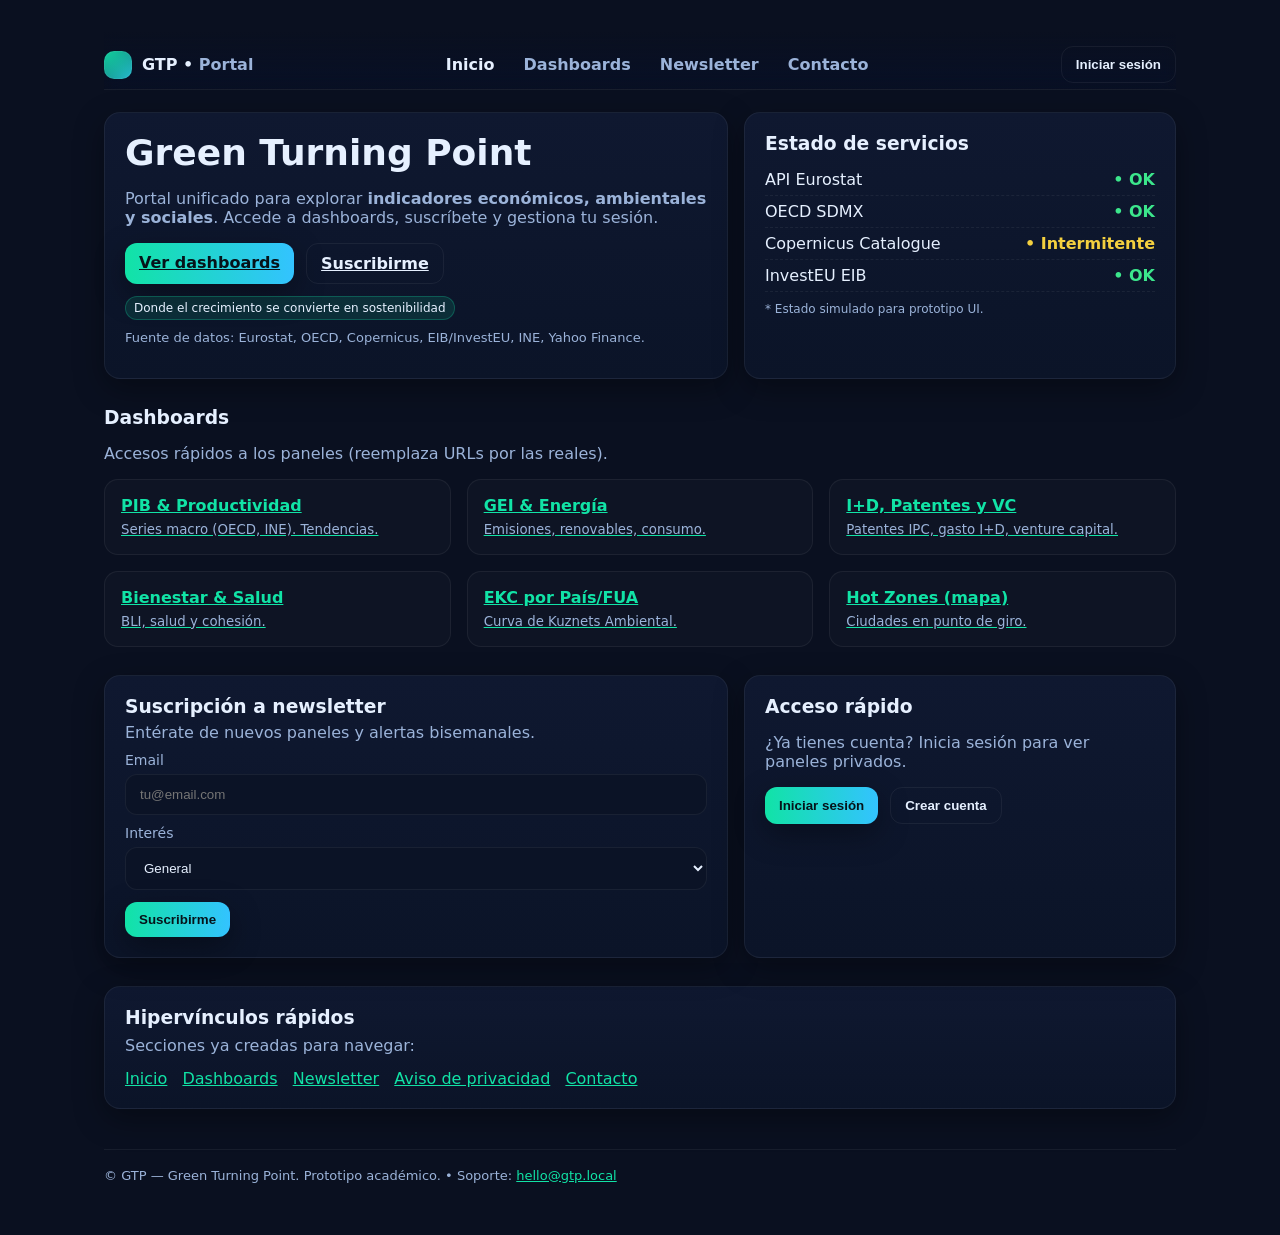
<file: Docker/Web/index.html>
<!doctype html>
<html lang="es">
<head>
  <meta charset="utf-8" />
  <meta name="viewport" content="width=device-width,initial-scale=1" />
  <title>GTP • Portal</title>
  <meta name="color-scheme" content="dark">
  <style>
    :root{
      /* Paleta GTP (inspirada en póster): */
      --bg: #0a1020;              /* azul petróleo muy oscuro */
      --card: #0f1830;            /* tarjeta oscura */
      --card-2: #0b1428;
      --text: #E6F0FF;            /* texto principal */
      --muted: #9BB3D9;
      --line: rgba(255,255,255,.06);
      --brand: #11E3A6;           /* verde turquesa GTP */
      --brand-2: #33C3FF;         /* acento cian */
      --warn: #F4D03F;            /* intermitente */
      --ok: #3CE68C;              /* estado OK */
      --chip-bg: rgba(17,227,166,.12);
      --shadow: 0 10px 30px rgba(0,0,0,.35);
      --radius: 16px;
    }
    *{box-sizing:border-box}
    html,body{background:var(--bg);color:var(--text);font-family:Inter,system-ui,Segoe UI,Roboto,Arial,sans-serif}
    a{color:var(--brand)}
    .wrap{max-width:1120px;margin:0 auto;padding:24px}
    header{
      display:flex;align-items:center;justify-content:space-between;
      padding:14px 0 6px;border-bottom:1px solid var(--line);
      position:sticky;top:0;background:linear-gradient(180deg,var(--bg),transparent);
      backdrop-filter:saturate(140%) blur(8px); z-index:10;
    }
    .logo{display:flex;align-items:center;gap:10px;font-weight:700}
    .badge{
      width:28px;height:28px;border-radius:10px;
      background:radial-gradient(120px 120px at -10% -20%, var(--brand), transparent 50%),
                 radial-gradient(120px 120px at 120% 120%, var(--brand-2), transparent 50%),
                 #0b162b; box-shadow: inset 0 0 0 1px rgba(255,255,255,.06);
    }
    nav a{margin:0 12px;color:var(--muted);text-decoration:none;font-weight:600}
    nav a.active, nav a:hover{color:var(--text)}
    .btn{
      appearance:none;border:0;border-radius:12px;padding:10px 14px;font-weight:700;
      color:#06131a;background:linear-gradient(90deg,var(--brand),var(--brand-2));
      cursor:pointer;box-shadow:var(--shadow)
    }
    .btn.ghost{background:transparent;color:var(--text);border:1px solid var(--line);box-shadow:none}
    .grid{display:grid;gap:16px}
    .grid.cols-2{grid-template-columns:1.3fr .9fr}
    .grid.cols-3{grid-template-columns:repeat(3,1fr)}
    .card{
      background:linear-gradient(180deg,var(--card),var(--card-2));
      border:1px solid var(--line); border-radius:var(--radius); padding:20px; box-shadow:var(--shadow)
    }
    .h1{font-size:36px;line-height:1.1;margin:0 0 8px}
    .lead{color:var(--muted);max-width:60ch}
    .row{display:flex;gap:12px;flex-wrap:wrap}
    .chip{font-size:12px;padding:4px 8px;border-radius:999px;background:var(--chip-bg);border:1px solid rgba(17,227,166,.25)}
    .kpi{font-weight:700}
    /* Dash links */
    .dash{padding:16px;border-radius:14px;background:rgba(255,255,255,.02);border:1px solid var(--line)}
    .dash h4{margin:0 0 4px}
    .dash small{color:var(--muted)}
    .dash:hover{border-color:rgba(51,195,255,.35)}
    /* Estado */
    .state li{display:flex;justify-content:space-between;padding:6px 0;border-bottom:1px dashed var(--line)}
    .ok{color:var(--ok);font-weight:700}
    .warn{color:var(--warn);font-weight:700}
    /* Form */
    label{display:block;margin:10px 0 6px;color:var(--muted);font-size:14px}
    input,select{
      width:100%;background:#0b1326;border:1px solid var(--line);color:var(--text);
      border-radius:12px;padding:12px 14px;outline:none
    }
    input:focus,select:focus{border-color:rgba(51,195,255,.45)}
    .muted{color:var(--muted)}
    /* Modal */
    .modal{
      position:fixed;inset:0;display:none;place-items:center;background:rgba(0,0,0,.55);z-index:50;
    }
    .modal.open{display:grid}
    .panel{width:min(520px,92vw);padding:22px;border-radius:18px;background:linear-gradient(180deg,var(--card),var(--card-2));border:1px solid var(--line);box-shadow:var(--shadow)}
    .tabs{display:flex;gap:8px;margin-bottom:10px}
    .tab{flex:1;text-align:center;padding:10px;border-radius:12px;border:1px solid var(--line);cursor:pointer}
    .tab.active{border-color:rgba(17,227,166,.5);background:rgba(17,227,166,.08)}
    .actions{display:flex;gap:8px;margin-top:12px}
    .site-links a{display:inline-block;margin:6px 10px 0 0}
    footer{margin:40px 0 20px;color:var(--muted);font-size:13px;border-top:1px solid var(--line);padding-top:18px}
    @media (max-width:960px){ .grid.cols-2,.grid.cols-3{grid-template-columns:1fr} }
  </style>
</head>
<body>
  <div class="wrap">
    <header>
      <div class="logo">
        <div class="badge"></div>
        <div>GTP • <span class="muted">Portal</span></div>
      </div>
      <nav>
        <a class="active" href="#inicio">Inicio</a>
        <a href="#dashboards">Dashboards</a>
        <a href="#newsletter">Newsletter</a>
        <a href="#contacto">Contacto</a>
      </nav>
      <div class="row">
        <button class="btn ghost" id="btnLogin">Iniciar sesión</button>
      </div>
    </header>

    <!-- Hero + estado -->
    <section id="inicio" class="grid cols-2" style="margin-top:22px">
      <div class="card">
        <h1 class="h1">Green Turning Point</h1>
        <p class="lead">Portal unificado para explorar <b>indicadores económicos, ambientales y sociales</b>. Accede a dashboards, suscríbete y gestiona tu sesión.</p>
        <div class="row" style="margin-top:12px">
          <a class="btn" href="#dashboards">Ver dashboards</a>
          <a class="btn ghost" href="#newsletter">Suscribirme</a>
          <span class="chip">Donde el crecimiento se convierte en sostenibilidad</span>
        </div>
        <p class="muted" style="margin-top:10px;font-size:13px">
          Fuente de datos: Eurostat, OECD, Copernicus, EIB/InvestEU, INE, Yahoo Finance.
        </p>
      </div>

      <div class="card">
        <h3 style="margin:0 0 10px">Estado de servicios</h3>
        <ul class="state" style="list-style:none;padding:0;margin:0">
          <li><span>API Eurostat</span><span class="ok">• OK</span></li>
          <li><span>OECD SDMX</span><span class="ok">• OK</span></li>
          <li><span>Copernicus Catalogue</span><span class="warn">• Intermitente</span></li>
          <li><span>InvestEU EIB</span><span class="ok">• OK</span></li>
        </ul>
        <p class="muted" style="margin-top:10px;font-size:12px">* Estado simulado para prototipo UI.</p>
      </div>
    </section>

    <!-- Dashboards -->
    <section id="dashboards" style="margin-top:28px">
      <h3 style="margin:0 0 10px">Dashboards</h3>
      <p class="muted">Accesos rápidos a los paneles (reemplaza URLs por las reales).</p>
      <div class="grid cols-3" style="margin-top:12px">
        <a class="dash" href="/dash/pib-productividad.html"><h4>PIB & Productividad</h4><small>Series macro (OECD, INE). Tendencias.</small></a>
        <a class="dash" href="/dash/energia.html"><h4>GEI & Energía</h4><small>Emisiones, renovables, consumo.</small></a>
        <a class="dash" href="/dash/innovacion.html"><h4>I+D, Patentes y VC</h4><small>Patentes IPC, gasto I+D, venture capital.</small></a>
        <a class="dash" href="/dash/bienestar.html"><h4>Bienestar & Salud</h4><small>BLI, salud y cohesión.</small></a>
        <a class="dash" href="/dash/ekc.html"><h4>EKC por País/FUA</h4><small>Curva de Kuznets Ambiental.</small></a>
        <a class="dash" href="/dash/hot-zones.html"><h4>Hot Zones (mapa)</h4><small>Ciudades en punto de giro.</small></a>
      </div>
    </section>

    <!-- Newsletter + acceso -->
    <section id="newsletter" class="grid cols-2" style="margin-top:28px">
      <div class="card">
        <h3 style="margin:0 0 6px">Suscripción a newsletter</h3>
        <p class="muted" style="margin:0 0 10px">Entérate de nuevos paneles y alertas bisemanales.</p>
        <form id="formNews">
          <label for="newsEmail">Email</label>
          <input id="newsEmail" name="email" type="email" placeholder="tu@email.com" required>
          <label for="newsTopic">Interés</label>
          <select id="newsTopic" name="topic">
            <option value="General">General</option>
            <option value="Economía">Economía</option>
            <option value="Energía">Energía</option>
            <option value="Innovación">Innovación</option>
            <option value="Social">Social / Bienestar</option>
          </select>
          <div class="actions">
            <button class="btn" type="submit">Suscribirme</button>
            <span id="newsMsg" class="muted"></span>
          </div>
        </form>
      </div>
      <div class="card">
        <h3 style="margin:0 0 6px">Acceso rápido</h3>
        <p class="muted" id="signinHint">¿Ya tienes cuenta? Inicia sesión para ver paneles privados.</p>
        <div class="row">
          <button class="btn" id="openLogin">Iniciar sesión</button>
          <button class="btn ghost" id="openRegister">Crear cuenta</button>
        </div>
        <div id="sessionInfo" class="muted" style="margin-top:12px;display:none"></div>
      </div>
    </section>

    <!-- Mapa del sitio / Hipervínculos -->
    <section id="mapa" class="card" style="margin-top:28px">
      <h3 style="margin:0 0 8px">Hipervínculos rápidos</h3>
      <p class="muted" style="margin:0 0 8px">Secciones ya creadas para navegar:</p>
      <div class="site-links">
        <a href="#inicio">Inicio</a>
        <a href="#dashboards">Dashboards</a>
        <a href="#newsletter">Newsletter</a>
        <a href="/legal/privacidad.html">Aviso de privacidad</a>
        <a href="/contacto.html">Contacto</a>
      </div>
    </section>

    <footer id="contacto">
      © GTP — Green Turning Point. Prototipo académico. • Soporte: <a href="mailto:hello@gtp.local">hello@gtp.local</a>
    </footer>
  </div>

  <!-- Modal Auth -->
  <div class="modal" id="authModal" aria-hidden="true">
    <div class="panel">
      <div class="row" style="justify-content:space-between;align-items:center;margin-bottom:8px">
        <strong>Cuenta GTP</strong>
        <button class="btn ghost" id="closeAuth">Cerrar</button>
      </div>
      <div class="tabs">
        <div class="tab active" data-tab="login">Iniciar sesión</div>
        <div class="tab" data-tab="register">Crear cuenta</div>
      </div>

      <!-- Login -->
      <form id="formLogin">
        <label>Email</label>
        <input id="loginEmail" type="email" required />
        <label>Contraseña</label>
        <input id="loginPass" type="password" minlength="6" required />
        <div class="actions">
          <button class="btn" type="submit">Entrar</button>
          <span id="loginMsg" class="muted"></span>
        </div>
      </form>

      <!-- Registro -->
      <form id="formRegister" style="display:none">
        <label>Nombre</label>
        <input id="regName" type="text" required />
        <label>Apellidos</label>
        <input id="regLast" type="text" required />
        <label>Email</label>
        <input id="regEmail" type="email" required />
        <label>Contraseña (mín. 6)</label>
        <input id="regPass" type="password" minlength="6" required />
        <label>Fecha de nacimiento</label>
        <input id="regBirth" type="date" required />
        <label>DNI (opcional)</label>
        <input id="regDni" type="text" placeholder="00000000X" />
        <div class="actions">
          <button class="btn" type="submit">Crear cuenta</button>
          <span id="registerMsg" class="muted"></span>
        </div>
      </form>
    </div>
  </div>

  <script>
    const API_BASE = 'http://localhost:5050';
    const authModal = document.getElementById('authModal');
    const tabs = document.querySelectorAll('.tab');
    const formLogin = document.getElementById('formLogin');
    const formRegister = document.getElementById('formRegister');
    const btnLogin = document.getElementById('btnLogin');
    const openLogin = document.getElementById('openLogin');
    const openRegister = document.getElementById('openRegister');
    const closeAuth = document.getElementById('closeAuth');
    const loginMsg = document.getElementById('loginMsg');
    const registerMsg = document.getElementById('registerMsg');
    const sessionInfo = document.getElementById('sessionInfo');
    const signinHint = document.getElementById('signinHint');

    function openModal(tab='login'){
      authModal.classList.add('open');
      setTab(tab);
    }
    function closeModal(){
      authModal.classList.remove('open');
    }
    function setTab(which){
      tabs.forEach(t=>{
        const active = t.dataset.tab===which;
        t.classList.toggle('active',active);
      });
      formLogin.style.display = which==='login' ? 'block':'none';
      formRegister.style.display = which==='register' ? 'block':'none';
      loginMsg.textContent=''; registerMsg.textContent='';
    }

    tabs.forEach(t=>t.addEventListener('click',()=>setTab(t.dataset.tab)));
    btnLogin.onclick = ()=>openModal('login');
    openLogin.onclick = ()=>openModal('login');
    openRegister.onclick = ()=>openModal('register');
    closeAuth.onclick = closeModal;
    authModal.addEventListener('click',e=>{ if(e.target===authModal) closeModal(); });

    // Estado UI con localStorage (token simple)
    function setSession(email){
      localStorage.setItem('gtp_user', email);
      document.getElementById('btnLogin').textContent = email.split('@')[0];
      signinHint.style.display='none';
      sessionInfo.style.display='block';
      sessionInfo.textContent = 'Sesión activa: '+email;
    }
    function clearSession(){
      localStorage.removeItem('gtp_user');
      document.getElementById('btnLogin').textContent = 'Iniciar sesión';
      signinHint.style.display='block';
      sessionInfo.style.display='none';
    }
    (function boot(){
      const u = localStorage.getItem('gtp_user');
      if(u) setSession(u);
    })();

    // Login
    formLogin.addEventListener('submit', async (e)=>{
      e.preventDefault();
      loginMsg.textContent = 'Procesando…';
      try{
        const res = await fetch(`${API_BASE}/api/login`,{
          method:'POST',
          headers:{'Content-Type':'application/json'},
          body: JSON.stringify({
            email: document.getElementById('loginEmail').value.trim(),
            password: document.getElementById('loginPass').value
          })
        });
        const j = await res.json();
        if(!res.ok){ loginMsg.textContent = '❌ '+(j.message||'Error'); return; }
        loginMsg.textContent = '✅ Bienvenido';
        setSession(j.email);
        setTimeout(closeModal, 400);
      }catch(err){
        loginMsg.textContent = '❌ Error de red';
      }
    });

    // Registro
    formRegister.addEventListener('submit', async (e)=>{
      e.preventDefault();
      registerMsg.textContent = 'Procesando…';
      const payload = {
        name: document.getElementById('regName').value.trim(),
        last: document.getElementById('regLast').value.trim(),
        email: document.getElementById('regEmail').value.trim(),
        password: document.getElementById('regPass').value,
        birth: document.getElementById('regBirth').value,
        dni: document.getElementById('regDni').value.trim()
      };
      try{
        const res = await fetch(`${API_BASE}/api/register`,{
          method:'POST', headers:{'Content-Type':'application/json'},
          body: JSON.stringify(payload)
        });
        const j = await res.json();
        if(!res.ok){ registerMsg.textContent = '❌ '+(j.message||'Error'); return; }
        registerMsg.textContent = '✅ Cuenta creada. Ya puedes iniciar sesión.';
        setTab('login');
      }catch(err){
        registerMsg.textContent = '❌ Error de red';
      }
    });

    // Newsletter
    document.getElementById('formNews').addEventListener('submit', async (e)=>{
      e.preventDefault();
      const msg = document.getElementById('newsMsg');
      msg.textContent = 'Guardando…';
      try{
        const res = await fetch(`${API_BASE}/api/newsletter`,{
          method:'POST',
          headers:{'Content-Type':'application/json'},
          body: JSON.stringify({
            email: document.getElementById('newsEmail').value.trim(),
            topic: document.getElementById('newsTopic').value
          })
        });
        const j = await res.json();
        if(!res.ok){ msg.textContent = '❌ '+(j.message||'Error'); return; }
        msg.textContent = '✅ Suscripción registrada';
      }catch(err){
        msg.textContent = '❌ Error de red';
      }
    });
  </script>
</body>
</html>
</file>
